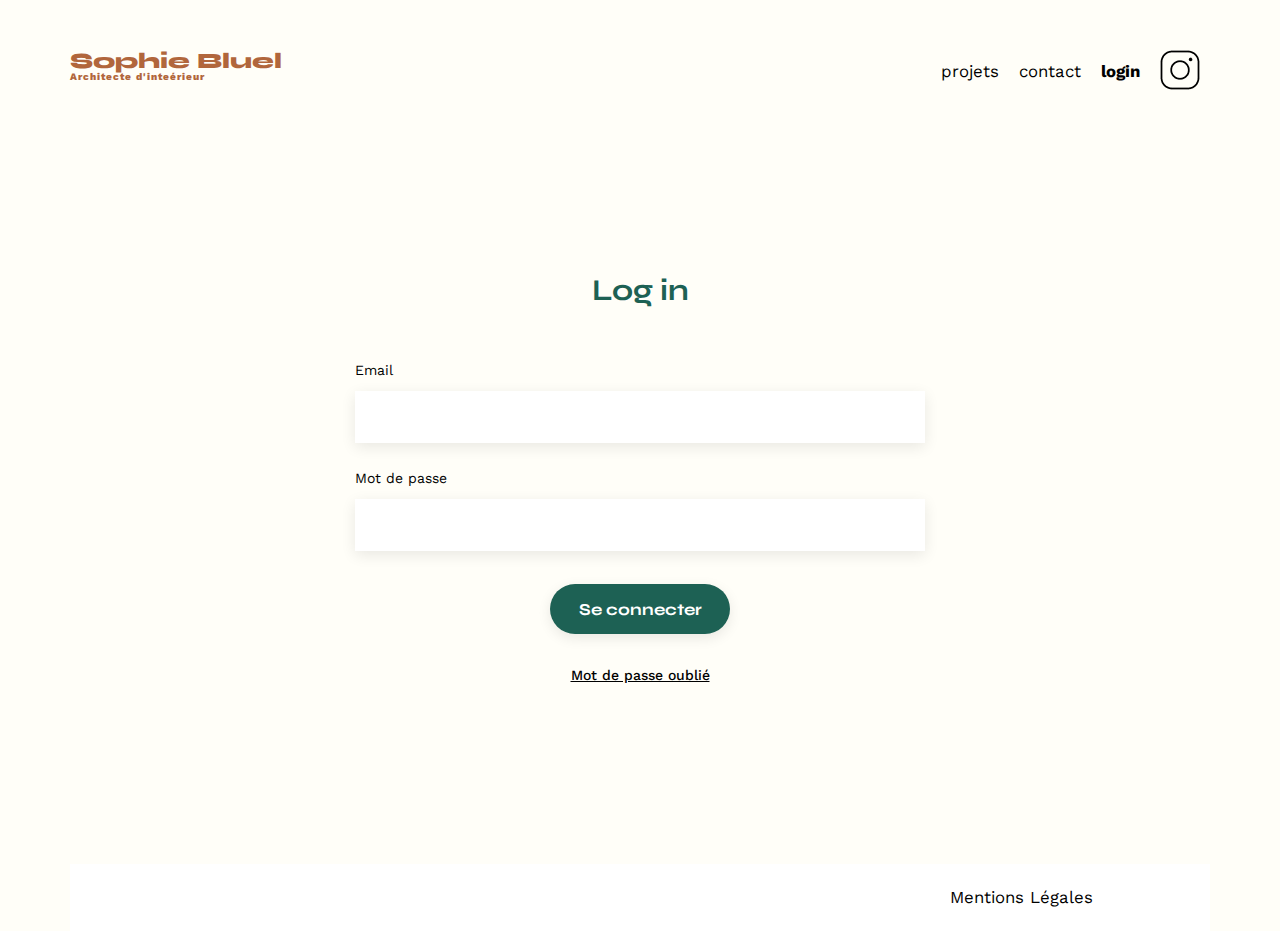
<file: FrontEnd/login.html>
<!DOCTYPE html>
<html lang="en">
  <head>
    <meta charset="UTF-8" />
    <title>Sophie Bluel - Architecte d'intérieur</title>
    <meta name="viewport" content="width=device-width, initial-scale=1.0" />
    <link rel="preconnect" href="https://fonts.googleapis.com" />
    <link rel="preconnect" href="https://fonts.gstatic.com" crossorigin />
    <link
      href="https://fonts.googleapis.com/css2?family=Syne:wght@700;800&family=Work+Sans&display=swap"
      rel="stylesheet"
    />
    <meta name="description" content="" />
    <link rel="stylesheet" href="src/assets/css/style.css" />
    <script type="module" defer src="src/assets/js/controller.js"></script>
  </head>
  <body>
    <div class="login container">
      <header>
        <h1>Sophie Bluel <span>Architecte d'inteérieur</span></h1>
        <nav>
          <ul>
            <li><a href="index.html">projets</a></li>
            <li>contact</li>
            <li class="active">login</li>
            <li>
              <img
                src="src/assets/images/icons/instagram.png"
                alt="Instagram"
              />
            </li>
          </ul>
        </nav>
      </header>
      <main>
        <section id="login-form">
          <h2>Log in</h2>
          <form action="#" method="post">
            <label for="email">Email</label>
            <input type="email" name="email" id="email" />
            <label for="password">Mot de passe</label>
            <input type="password" name="password" id="password" />
            <input type="submit" value="Se connecter" id="login-btn" />
          </form>
          <a class="recoverMdp" href="#">Mot de passe oublié</a>
        </section>
      </main>
      <footer>
        <nav>
          <ul>
            <li>Mentions Légales</li>
          </ul>
        </nav>
      </footer>
    </div>
  </body>
</html>
</file>
<file: FrontEnd/src/assets/css/style.css>
/* http://meyerweb.com/eric/tools/css/reset/
   v2.0 | 20110126
   License: none (public domain)
*/

html,
body,
div,
span,
applet,
object,
iframe,
h1,
h2,
h3,
h4,
h5,
h6,
p,
blockquote,
pre,
a,
abbr,
acronym,
address,
big,
cite,
code,
del,
dfn,
em,
img,
ins,
kbd,
q,
s,
samp,
small,
strike,
strong,
sub,
sup,
tt,
var,
b,
u,
i,
center,
dl,
dt,
dd,
ol,
ul,
li,
fieldset,
form,
label,
legend,
table,
caption,
tbody,
tfoot,
thead,
tr,
th,
td,
article,
aside,
canvas,
details,
embed,
figure,
figcaption,
footer,
header,
hgroup,
menu,
nav,
output,
ruby,
section,
summary,
time,
mark,
audio,
video {
  margin: 0;
  padding: 0;
  border: 0;
  font-size: 100%;
  font: inherit;
  vertical-align: baseline;
}
/* HTML5 display-role reset for older browsers */
article,
aside,
details,
figcaption,
figure,
footer,
header,
hgroup,
menu,
nav,
section {
  display: block;
}
body {
  line-height: 1;
}
ol,
ul {
  list-style: none;
}
a {
  font-style: none;
  text-decoration: none;
  color: inherit;
}
blockquote,
q {
  quotes: none;
}
blockquote:before,
blockquote:after,
q:before,
q:after {
  content: '';
  content: none;
}
table {
  border-collapse: collapse;
  border-spacing: 0;
}
/** end reset css**/
body {
  background-color: #fffef8;
  font-family: 'Work Sans';
  font-size: 14px;
}

.container {
  max-width: 1140px;

  margin: auto;
}
header {
  display: flex;
  justify-content: space-between;
  margin: 50px 0;
}
section {
  margin: 50px 0;
}

button {
  cursor: pointer;
}

h1 {
  display: flex;
  flex-direction: column;
  font-family: 'Syne';
  font-size: 22px;
  font-weight: 800;
  color: #b1663c;
}

h1 > span {
  font-family: 'Work Sans';
  font-size: 10px;
  letter-spacing: 0.1em;
}

h2 {
  font-family: 'Syne';
  font-weight: 700;
  font-size: 30px;
  color: #1d6154;
}
nav ul {
  display: flex;
  align-items: center;
  list-style-type: none;
}
nav li {
  padding: 0 10px;
  font-size: 1.2em;
}

li:hover {
  color: #b1663c;
}
#introduction {
  display: flex;
  align-items: center;
  margin-block: 139px;
}
#introduction figure {
  flex: 1;
}
#introduction img {
  display: block;
  margin: auto;
  width: 80%;
}

#introduction article {
  flex: 1;
  max-width: 400px;
  line-height: 16px;
}

#introduction article > * + * {
  margin-top: 1rem;
}

#introduction h2 {
  margin-bottom: 1em;
}

#introduction p {
  margin-bottom: 0.5em;
}

#portfolio h2 {
  text-align: center;
  margin-bottom: 1em;
}

.filters {
  display: flex;
  justify-content: center;
  gap: 10px;
  margin: 51px auto;
}

.filter {
  font-family: 'Syne';
  font-size: 16px;
  font-weight: 700;
  color: #1d6154;
  background-color: transparent;
  border: 2px solid #1d6154;
  padding: 9px 21px;
  text-align: center;
  border-radius: 60px;
}

.filter.active {
  color: #fffef8;
  background-color: #1d6154;
}

.gallery {
  width: 100%;
  display: grid;
  grid-template-columns: 1fr 1fr 1fr;
  grid-column-gap: 20px;
  grid-row-gap: 20px;
}

.gallery img {
  width: 100%;
}
#contact {
  width: 50%;
  margin: auto;
}
#contact > * {
  text-align: center;
}
#contact h2 {
  margin-bottom: 20px;
}
#contact form {
  text-align: left;
  margin-top: 30px;
  display: flex;
  flex-direction: column;
}

#contact input {
  height: 50px;
  font-size: 1.2em;
  border: none;
  box-shadow: 0px 4px 14px rgba(0, 0, 0, 0.09);
}
#contact label {
  margin: 2em 0 1em 0;
}
#contact textarea {
  border: none;
  box-shadow: 0px 4px 14px rgba(0, 0, 0, 0.09);
}

input[type='submit'] {
  font-family: 'Syne';
  font-weight: 700;
  color: white;
  background-color: #1d6154;
  margin: 2em auto;
  width: 180px;
  text-align: center;
  border-radius: 60px;
}

footer {
  background-color: #fff;
  width: 100%;
}

footer nav ul {
  display: flex;
  justify-content: flex-end;
  margin-right: 107px;
  padding-block: 25px;
}

.active {
  font-weight: 700;
}

#login-form {
  width: 50%;
  margin: 182px auto;
}
#login-form > * {
  text-align: center;
}
#login-form h2 {
  margin-bottom: 20px;
}
#login-form form {
  text-align: left;
  margin-top: 30px;
  display: flex;
  flex-direction: column;
}

#login-form input {
  height: 50px;
  font-size: 1.2em;
  border: none;
  box-shadow: 0px 4px 14px rgba(0, 0, 0, 0.09);
}
#login-form label {
  margin: 2em 0 1em 0;
}
#login-form textarea {
  border: none;
  box-shadow: 0px 4px 14px rgba(0, 0, 0, 0.09);
}

.recoverMdp {
  font-weight: 500;
  text-decoration: underline;
  display: block;
}

.edition-header {
  display: flex;
  justify-content: center;
  align-items: center;
  background-color: black;
  color: white;
  padding-block: 10px;
  width: 100%;
}

.edition-header > * + * {
  margin-left: 20px;
}

.edition-header button {
  font-family: inherit;
  height: 38px;
  padding: 11px 23px;
  border-radius: 60px;
  text-decoration: none;
  border: none;
}

.admin {
  display: none;
}

.modals {
  display: flex;
  align-items: center;
  justify-content: center;
  width: 100%;
  height: 100%;
}

.modal {
  position: absolute;
  display: flex;
  z-index: 2;
  align-items: center;
  justify-content: center;
  top: 25%;
}

.overlay {
  bottom: 0;
  right: 0;
  position: fixed;
  z-index: 1;
  top: 0;
  left: 0;
  width: 100%;
  height: 100%;
  background: rgba(0, 0, 0, 0.6);
}

.modal-wrapper {
  overflow: auto;
  width: 630px;
  max-width: calc(100vw - 20px);
  max-height: calc(100vh - 20px);
  padding: 20px;
  background-color: #fff;
  display: flex;
  flex-direction: column;
  justify-content: space-around;
  align-items: center;
}

.modal-wrapper > * {
  margin-bottom: 45px;
}

.hidden {
  display: none;
}

.close-btn {
  margin-left: auto;
}

.understroke {
  border-bottom: 2px solid #b3b3b3;
  width: 480px;
  margin: 30px auto;
}

.delete-gallery {
  color: red;
}

.img-container {
  height: 300px;
  width: 480px;
  display: grid;
  grid-template-columns: 1fr 1fr 1fr 1fr 1fr;
  grid-column-gap: 7px;
  grid-row-gap: 10px;
  overflow: scroll;
}

.img-container img {
  width: 100%;
}

.img-container .delete {
  cursor: pointer;
  z-index: 1;
  width: 17px;
  height: 17px;
  background-color: grey;
  position: absolute;
  top: 5px;
  right: 5px;
  border-radius: 2px;
  background: rgba(0, 0, 0, 0.795);
}

.img-container figure {
  position: relative;
}

.img-container i {
  font-size: 10px;
}

.img-container figure > div {
  display: flex;
  justify-content: center;
  align-items: center;
  color: #fff;
}

#ajouterPhoto,
#valider {
  font-family: inherit;
  height: 36px;
  padding: 10px 49px;
  border-radius: 60px;
  text-decoration: none;
  border: none;
  background: #1d6154;
  font-family: 'Syne';
  font-size: 14px;
  color: #fff;
}

/* Modal 2 */
/* .modal2-form {
  display: inherit;
  justify-content: center;
  align-items: center;
  flex-direction: column;
} */

.add-pic-wrapper {
  display: flex;
  flex-direction: column;
  justify-content: center;
  align-items: center;
  height: 170px;
  width: 100%;
  margin: 0 auto;
  background-color: #e8f1f7;
  font-family: 'Work Sans';
  font-weight: 500;
  color: #444444;
  padding: 20px 0;
  border-radius: 3px;
  margin-bottom: 30px;
}

.add-pic-wrapper > i {
  color: #b9c5cc;
}

#add-pic-btn {
  display: none;
}

.add-pic-btn {
  cursor: pointer;
  font-family: 'Work Sans';
  font-weight: 700;
  border-radius: 50px;
  padding: 10px 33px;
  color: #306685;
  font-size: 14px;
  background-color: #cbd6dc;
  border: none;
}

.add-pic-wrapper > p {
  font-size: 10px;
}

.add-pic-wrapper > * {
  margin-block: 10px;
}

#title {
  margin: 0 auto;
  padding: 0 20px;
  font-size: 22px;
  display: block;
  height: 65px;
  width: calc(100% - 40px);
  font-size: 1.2em;
  border: none;
  box-shadow: 0px 4px 14px rgb(0 0 0 / 9%);
}

/* Menu déroulant */

.select-wrapper {
  width: 100%;
  margin: 30px auto;
}

.select-wrapper.active .select-content {
  display: block;
}

.select-btn,
.options li {
  display: flex;
  cursor: pointer;
  align-items: center;
}
.select-btn {
  box-shadow: 0px 4px 14px rgba(0, 0, 0, 0.09);
  background: #fff;
  height: 65px;
  border-radius: 7px;
  padding: 0 20px;
  font-size: 22px;
  align-items: center;
  justify-content: space-between;
}

.select-content {
  background: #fff;
  margin-top: 15px;
  border-radius: 7px;
  display: none;
  position: relative;
  z-index: 1;
}

.select-content .options {
  margin-top: 10px;
}
.options li {
  height: 50px;
  background: #fff;
  border-radius: 5px;
  padding-left: 20px;
}

.options {
  box-shadow: 0px 4px 14px rgba(0, 0, 0, 0.09);
  /* position: absolute;
  width: 100%; */
}

.options li:hover {
  background: #f2f2f2;
  color: #444444;
}

#valider {
  display: block;
  margin: 25px auto;
  cursor: pointer;
}

#modal2-btns {
  display: flex;
  justify-content: space-between;
  flex-direction: row;
  width: 100%;
}

#img-placeholder {
  height: 100%;
}

figure .modifier:nth-child(2) {
  margin-left: 74px;
  margin-top: 15px;
}

.modifier span {
  margin-left: 10px;
  cursor: pointer;
}

#title {
  display: block;
  margin: 10px 0;
}

.work-send-popup {
  padding: 20px;
  right: 0;
  position: absolute;
  top: 0;
  left: 0;
  color: white;
  font-family: 'Syne';
  font-weight: 700;
  text-align: center;
  justify-content: center;
  font-size: large;
  background: linear-gradient(
    125deg,
    rgba(29, 97, 84, 0.95) 0%,
    rgba(24, 47, 51, 0.95) 100%
  );
  animation: appear 4s ease 0s 1 normal forwards;
}

@keyframes appear {
  0% {
    opacity: 0;
    transform: translateY(-100%);
  }

  50% {
    opacity: 1;
    transform: translateY(0%);
  }

  100% {
    opacity: 0;
    transform: translateY(-100%);
  }
}

select[id='categories'] {
  margin-top: 15px;
  width: 100%;
  display: block;
  padding: 1.5rem;
  border: none;
  box-shadow: 0px 4px 14px rgba(0, 0, 0, 0.09);
}

input:focus,
select:focus {
  outline: none;
}
</file>
